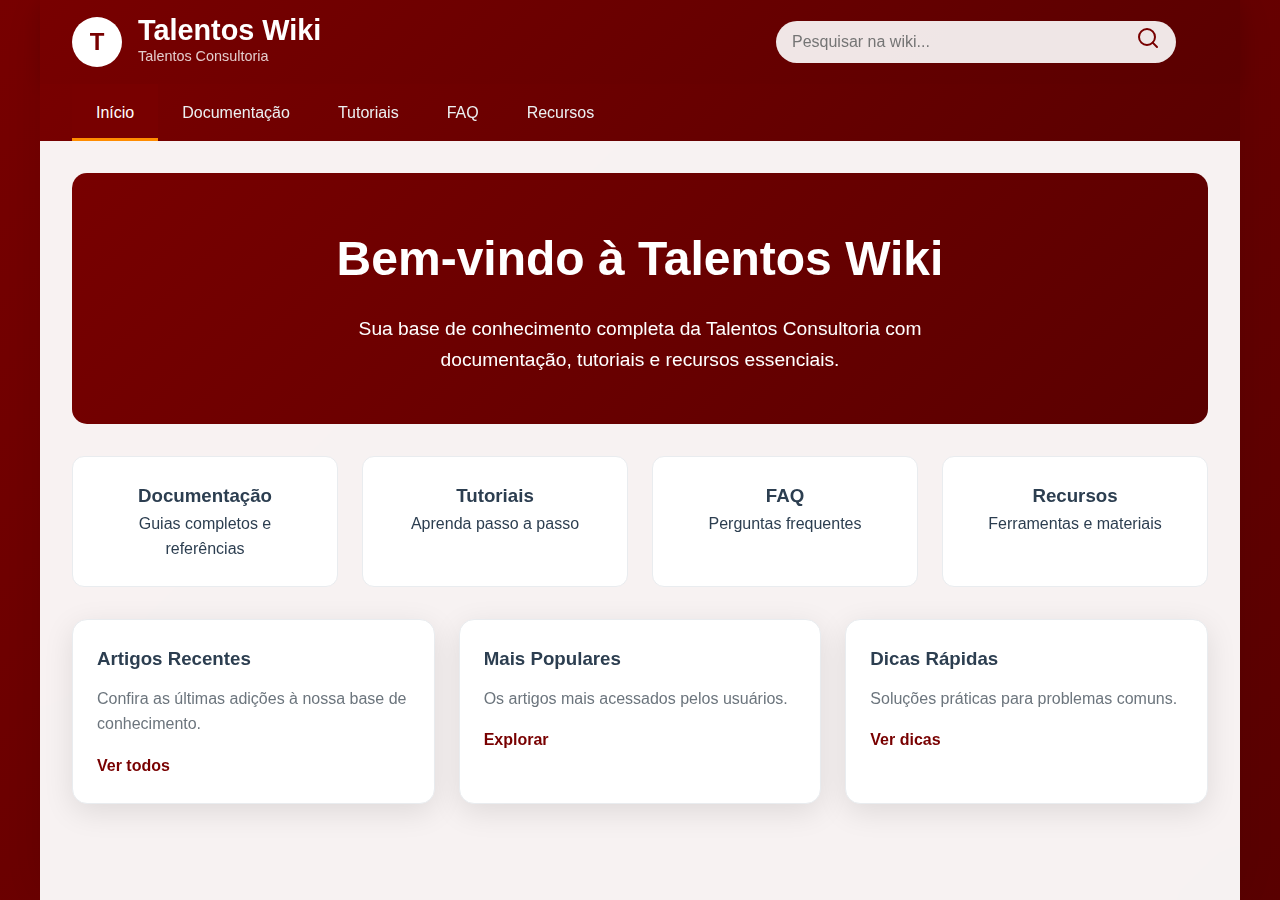
<file: index.html>
<!DOCTYPE html>
<html lang="pt-BR">
<head>
    <meta charset="UTF-8">
    <meta name="viewport" content="width=device-width, initial-scale=1.0">
    <title>Wiki - Base de Conhecimento</title>
    <link rel="stylesheet" href="styles.css">
</head>
<body>

    <div class="container">
        <!-- Header -->
        <header class="header">
            <div class="header-content">
                <div class="logo-container">
                <div class="logo-image">
                    <div class="logo-icon"><div class="logo-t">T</div></div>
                </div>
                <div class="logo-text">
                    <div class="logo-title">Talentos Wiki</div>
                    <div class="logo-subtitle">Talentos Consultoria</div>
                </div>
                </div>

                <div class="search-container">
                <div class="search-wrapper">
                    <input type="text" class="search-box" placeholder="Pesquisar na wiki..." id="searchInput">
                    <span class="search-icon" onclick="performSearch()">
                    <svg xmlns="http://www.w3.org/2000/svg" width="24" height="24" viewBox="0 0 24 24" fill="none" stroke="currentColor" stroke-width="2" stroke-linecap="round" stroke-linejoin="round">
                        <circle cx="11" cy="11" r="8"></circle>
                        <line x1="21" y1="21" x2="16.65" y2="16.65"></line>
                    </svg>
                    </span>
                </div>
                <div class="search-results" id="searchResults"></div>
                </div>
            </div>
        </header>

        <!-- Navigation -->
        <nav class="nav">
            <div class="nav-content">
                <ul class="nav-menu" id="navMenu">
                    <li class="nav-item"><a href="#" class="nav-link active" onclick="showPage('home')">Início</a></li>
                    <li class="nav-item"><a href="#" class="nav-link" onclick="showPage('documentation')">Documentação</a></li>
                    <li class="nav-item"><a href="#" class="nav-link" onclick="showPage('tutorials')">Tutoriais</a></li>
                    <li class="nav-item"><a href="#" class="nav-link" onclick="showPage('faq')">FAQ</a></li>
                    <li class="nav-item"><a href="#" class="nav-link" onclick="showPage('resources')">Recursos</a></li>
                </ul>
            </div>
        </nav>

        <!-- Main Content -->
        <main class="main">
            

            <!-- Content Area -->
            <div class="content">
                <!-- Home Page -->
                <div id="page-home" class="page active">
                    <div class="hero-section">
                        <h1>Bem-vindo à Talentos Wiki</h1>
                        <p>Sua base de conhecimento completa da Talentos Consultoria com documentação, tutoriais e recursos essenciais.</p>
                    </div>

                    <div class="quick-links">
                        <a href="#" class="quick-link" onclick="showPage('documentation')">
                            <h3>Documentação</h3>
                            <p>Guias completos e referências</p>
                        </a>
                        <a href="#" class="quick-link" onclick="showPage('tutorials')">
                            <h3>Tutoriais</h3>
                            <p>Aprenda passo a passo</p>
                        </a>
                        <a href="#" class="quick-link" onclick="showPage('faq')">
                            <h3>FAQ</h3>
                            <p>Perguntas frequentes</p>
                        </a>
                        <a href="#" class="quick-link" onclick="showPage('resources')">
                            <h3>Recursos</h3>
                            <p>Ferramentas e materiais</p>
                        </a>
                    </div>

                    <div class="cards-grid">
                        <div class="card">
                            <h3>Artigos Recentes</h3>
                            <p>Confira as últimas adições à nossa base de conhecimento.</p>
                            <a href="#">Ver todos</a>
                        </div>
                        <div class="card">
                            <h3>Mais Populares</h3>
                            <p>Os artigos mais acessados pelos usuários.</p>
                            <a href="#">Explorar</a>
                        </div>
                        <div class="card">
                            <h3>Dicas Rápidas</h3>
                            <p>Soluções práticas para problemas comuns.</p>
                            <a href="#">Ver dicas</a>
                        </div>
                    </div>
                </div>

                <!-- Documentation Page -->
                <div id="page-documentation" class="page">
                     <div class="page-content">
                        <h1 class="page-title">Documentação</h1>
                        <p>Esta seção contém todos os documentos e guias de referência.</p>
                        
                        <!-- Upload controls -->
                        <div class="upload-controls">
                            <input type="file" id="docPDFInput" accept=".pdf" style="display: none;">
                            <button class="btn btn-primary" onclick="triggerDocUpload()">+ Upload de Documento</button>
                        </div>

                        <!-- PDF Attachments Section -->
                        <div class="attachments">
                            <h3>Documentos Anexos</h3>
                            <div class="attachment-list" id="docsList">
                                <p id="loadingDocs">Carregando documentos...</p>
                                <!-- Attachments will be rendered here -->
                            </div>
                        </div>
                    </div>
                </div>
                
                <!-- Search Results Page -->
                <div id="page-search-results" class="page">
                    <div class="page-content">
                        <h1 id="searchResultsTitle" class="page-title">Resultados da Pesquisa</h1>
                        <div class="search-results-list" id="searchResultsList">
                            <!-- Search results will be rendered here -->
                        </div>
                    </div>
                </div>

                <!-- Tutorials Page -->
                <div id="page-tutorials" class="page">
                    <div class="page-content">
                        <h1 class="page-title">Tutoriais</h1>
                        <p>Aqui você pode adicionar e visualizar tutoriais.</p>
                        <div class="tutorial-form">
                            <h4>Adicionar novo tutorial</h4>
                            <input type="text" id="tutorialTitleInput" placeholder="Título do tutorial...">
                            <textarea id="tutorialDescriptionInput" placeholder="Descrição do tutorial..."></textarea>
                            <input type="file" id="tutorialPDFInput" accept=".pdf" style="display: none;">
                            <div style="display: flex; justify-content: space-between; align-items: center; background: #fff; padding: 0.5rem; border-radius: 6px; border: 1px solid #dee2e6;">
                                <span id="tutorialFileName">Nenhum arquivo selecionado</span>
                                <button class="btn btn-secondary" onclick="triggerTutorialFileUpload()">Anexar PDF</button>
                            </div>
                            <button class="btn btn-primary" onclick="addTutorial()">Adicionar Tutorial</button>
                        </div>
                        <div id="tutorialList" class="tutorial-list">
                            <!-- Tutorial items will be rendered here -->
                        </div>
                    </div>
                </div>

                <!-- FAQ Page -->
                <div id="page-faq" class="page">
                    <div class="page-content">
                        <h1 class="page-title">Perguntas Frequentes</h1>
                        <p>Aqui você pode ver e adicionar perguntas frequentes.</p>
                        <div class="faq-form">
                            <h4>Adicionar nova pergunta</h4>
                            <input type="text" id="faqQuestionInput" placeholder="Digite sua pergunta...">
                            <textarea id="faqAnswerInput" placeholder="Digite a resposta..."></textarea>
                            <button class="btn btn-primary" onclick="addFAQ()">Adicionar Pergunta</button>
                        </div>
                        <div id="faqList" class="faq-list">
                            <!-- FAQ items will be rendered here -->
                        </div>
                    </div>
                </div>

                <!-- Resources Page -->
                <div id="page-resources" class="page">
                    <div class="page-content">
                        <h1 class="page-title">Recursos</h1>
                        <p>Aqui você pode adicionar e visualizar recursos úteis.</p>
                        <div class="resource-form">
                            <h4>Adicionar novo recurso</h4>
                            <input type="text" id="resourceTitleInput" placeholder="Título do recurso...">
                            <input type="text" id="resourceDescriptionInput" placeholder="Descrição do recurso...">
                            <input type="url" id="resourceLinkInput" placeholder="Link (URL) do recurso...">
                            <button class="btn btn-primary" onclick="addResource()">Adicionar Recurso</button>
                        </div>
                        <div id="resourceList" class="resource-list">
                            <!-- Resource items will be rendered here -->
                        </div>
                    </div>
                </div>
            </div>
        </main>
    </div>

    <!-- Modals -->
    <div id="pdfModal" class="modal">
        <div class="modal-content">
            <div class="modal-header">
                <div>
                    <h3 id="pdfTitle">Visualizar PDF</h3>
                    <p id="pdfDescription"></p>
                </div>
                <div class="modal-header-actions" style="display: flex; align-items: center; gap: 1rem;">
                     <a id="pdfDownloadBtn" href="#" download class="btn btn-secondary">Download</a>
                     <button class="modal-close" onclick="closePDF()">✕</button>
                </div>
            </div>
            <iframe id="pdfViewer" class="pdf-viewer" src=""></iframe>
        </div>
    </div>

    <div id="descriptionModal" class="modal">
        <div class="modal-content description-modal-content">
            <div class="modal-header">
                <h3>Adicionar Descrição</h3>
                <button class="modal-close" onclick="closeDescriptionModal()">✕</button>
            </div>
            <p>Por favor, insira uma descrição para o documento:</p>
            <input type="text" id="editDescriptionInput" placeholder="Descrição do documento..." style="width: 100%; padding: 8px; border-radius: 4px; border: 1px solid #ccc;">
            <button class="btn btn-primary" onclick="saveDescription()" style="width: 100%; margin-top: 10px;">Salvar</button>
        </div>
    </div>

    <!-- Message Box -->
    <div id="messageBox"></div>

    <script src="script.js"></script>
</body>
</html>
</file>
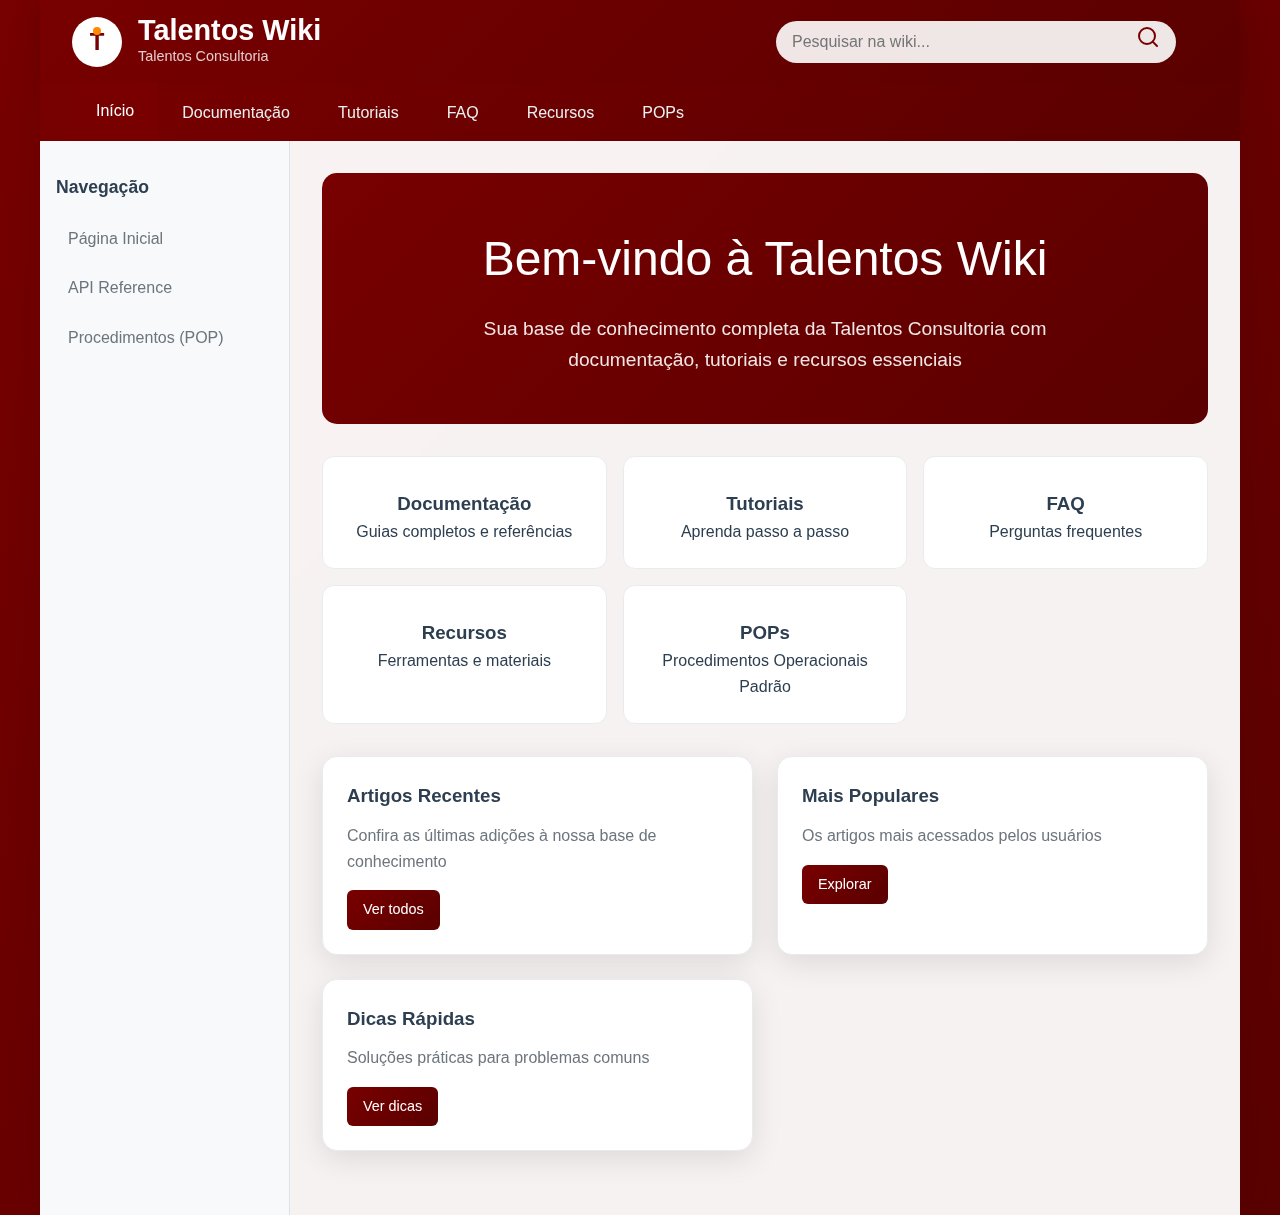
<file: Wiki 3/index.html>
<!DOCTYPE html>
<html lang="pt-BR">
<head>
    <meta charset="UTF-8">
    <meta name="viewport" content="width=device-width, initial-scale=1.0">
    <title>Wiki - Base de Conhecimento</title>
    <!-- Estilos CSS (do arquivo styles.css original) -->
    <style>
        * {
            margin: 0;
            padding: 0;
            box-sizing: border-box;
        }

        body {
            font-family: -apple-system, BlinkMacSystemFont, 'Segoe UI', Roboto, sans-serif;
            line-height: 1.6;
            color: #333;
            background: linear-gradient(135deg, #780000 0%, #5a0000 100%);
            min-height: 100vh;
        }

        .container {
            max-width: 1200px;
            margin: 0 auto;
            background: rgba(255, 255, 255, 0.95);
            backdrop-filter: blur(10px);
            min-height: 100vh;
            box-shadow: 0 0 50px rgba(0, 0, 0, 0.1);
        }

        /* Header */
        .header {
            background: linear-gradient(135deg, #780000, #5a0000);
            color: white;
            padding: 1rem 0;
            box-shadow: 0 4px 20px rgba(0, 0, 0, 0.1);
        }

        .header-content {
            max-width: 1200px;
            margin: 0 auto;
            padding: 0 2rem;
            display: flex;
            justify-content: space-between;
            align-items: center;
        }

        .logo {
            font-size: 1.8rem;
            font-weight: bold;
            display: flex;
            align-items: center;
            gap: 1rem;
        }

        .logo-container {
            display: flex;
            align-items: center;
            gap: 1rem;
        }

        .logo-image {
            width: 50px;
            height: 50px;
            background: white;
            border-radius: 50%;
            display: flex;
            align-items: center;
            justify-content: center;
            position: relative;
            border: 2px solid rgba(255, 255, 255, 0.2);
            overflow: hidden;
        }

        .logo-icon {
            width: 100%;
            height: 100%;
            display: flex;
            align-items: center;
            justify-content: center;
            position: relative;
        }

        .logo-t {
            color: #780000;
            font-size: 24px;
            font-weight: bold;
            position: relative;
            z-index: 2;
        }

        .logo-dot {
            position: absolute;
            top: 8px;
            width: 8px;
            height: 8px;
            background: #ff8c00;
            border-radius: 50%;
            z-index: 3;
        }

        .logo-text {
            display: flex;
            flex-direction: column;
        }

        .logo-title {
            font-size: 1.8rem;
            font-weight: bold;
            line-height: 1;
        }

        .logo-subtitle {
            font-size: 0.9rem;
            opacity: 0.8;
            font-weight: 300;
        }

        .search-container {
            position: relative;
            flex: 1;
            max-width: 400px;
            margin: 0 2rem;
        }

        .search-wrapper {
            display: flex;
            align-items: center;
            position: relative;
            width: 100%;
        }

        .search-box {
            width: 100%;
            padding: 0.75rem 1rem;
            border: none;
            border-radius: 25px;
            font-size: 1rem;
            background: rgba(255, 255, 255, 0.9);
            backdrop-filter: blur(10px);
            transition: all 0.3s ease;
            padding-right: 3rem;
        }

        .search-box:focus {
            outline: none;
            background: white;
            box-shadow: 0 4px 20px rgba(0, 0, 0, 0.1);
            transform: translateY(-2px);
        }
        
        .search-icon {
            position: absolute;
            right: 1rem;
            color: #780000;
            font-size: 1.2rem;
            cursor: pointer;
        }
        
        .search-icon svg {
            color: #780000;
        }

        .search-results {
            position: absolute;
            top: 100%;
            left: 0;
            right: 0;
            background: white;
            border-radius: 10px;
            box-shadow: 0 8px 30px rgba(0, 0, 0, 0.15);
            max-height: 300px;
            overflow-y: auto;
            z-index: 1000;
            display: none;
            margin-top: 0.5rem;
        }

        .search-result-item {
            padding: 0.75rem 1rem;
            cursor: pointer;
            border-bottom: 1px solid #eee;
            transition: background 0.2s ease;
        }

        .search-result-item:hover {
            background: #f8f9fa;
        }

        .search-result-item:last-child {
            border-bottom: none;
        }

        /* Navigation */
        .nav {
            background: linear-gradient(135deg, #780000, #5a0000);
            padding: 0;
        }

        .nav-content {
            max-width: 1200px;
            margin: 0 auto;
            padding: 0 2rem;
        }

        .nav-menu {
            display: flex;
            list-style: none;
        }

        .nav-item {
            margin: 0;
        }

        .nav-link {
            display: block;
            padding: 1rem 1.5rem;
            color: #ecf0f1;
            text-decoration: none;
            transition: all 0.3s ease;
            position: relative;
            overflow: hidden;
        }

        .nav-link:hover, .nav-link.active {
            background: #780000;
            color: white;
            transform: translateY(-2px);
        }

        .nav-link::before {
            content: '';
            position: absolute;
            bottom: 0;
            left: -100%;
            width: 100%;
            height: 3px;
            background: #ff8c00;
            transition: left 0.3s ease;
        }

        .nav-link:hover::before {
            left: 0;
        }

        /* Main Content */
        .main {
            display: flex;
            min-height: calc(100vh - 120px);
        }

        .sidebar {
            width: 250px;
            background: #f8f9fa;
            border-right: 1px solid #dee2e6;
            padding: 2rem 1rem;
        }

        .sidebar h3 {
            color: #2c3e50;
            margin-bottom: 1rem;
            font-size: 1.1rem;
        }

        .sidebar-menu {
            list-style: none;
            padding-left: 0;
        }
        
        .sidebar-menu li {
            margin-bottom: 0.5rem;
        }

        .sidebar-link {
            display: block;
            padding: 0.5rem 0.75rem;
            color: #6c757d;
            text-decoration: none;
            border-radius: 8px;
            transition: all 0.3s ease;
        }

        .sidebar-link:hover {
            background: #e9ecef;
            color: #2c3e50;
            transform: translateX(5px);
        }

        .content {
            flex: 1;
            padding: 2rem;
        }
        
        .page-content-wrapper {
            display: flex;
            gap: 2rem;
        }
        
        .document-main-content {
            flex-grow: 1;
        }

        .document-details-sidebar {
            width: 250px;
            background: #f8f9fa;
            padding: 1rem;
            border-radius: 12px;
            box-shadow: 0 4px 15px rgba(0,0,0,0.05);
            height: fit-content;
        }

        .document-details-sidebar h4 {
            margin-bottom: 1rem;
            color: #2c3e50;
        }
        
        .document-details-sidebar ul {
            list-style: none;
            padding: 0;
        }
        
        .document-details-sidebar a {
            display: block;
            padding: 0.5rem;
            color: #6c757d;
            text-decoration: none;
            transition: color 0.3s ease;
        }
        
        .document-details-sidebar a:hover {
            color: #780000;
        }

        .page-title {
            font-size: 2.5rem;
            color: #2c3e50;
            margin-bottom: 1rem;
            background: linear-gradient(135deg, #780000, #5a0000);
            -webkit-background-clip: text;
            -webkit-text-fill-color: transparent;
            background-clip: text;
        }

        .page-meta {
            display: flex;
            gap: 1rem;
            margin-bottom: 2rem;
            padding: 1rem;
            background: linear-gradient(135deg, #f8f9fa, #e9ecef);
            border-radius: 10px;
            border-left: 4px solid #780000;
        }

        .meta-item {
            color: #6c757d;
            font-size: 0.9rem;
        }

        .page-content {
            background: white;
            padding: 2rem;
            border-radius: 15px;
            box-shadow: 0 8px 30px rgba(0, 0, 0, 0.1);
            margin-bottom: 2rem;
        }
        
        .search-results-list {
            margin-top: 2rem;
            display: grid;
            gap: 1rem;
        }

        .search-result-full-item {
            background: #f8f9fa;
            border: 1px solid #dee2e6;
            border-radius: 12px;
            padding: 1.5rem;
            transition: all 0.3s ease;
            cursor: pointer;
        }
        
        .search-result-full-item:hover {
            background: #e9ecef;
            transform: translateY(-2px);
        }

        .search-result-full-item h4 {
            color: #2c3e50;
            margin-bottom: 0.5rem;
        }

        .search-result-full-item p {
            color: #6c757d;
            margin-bottom: 0;
        }


        .content-section {
            margin-bottom: 2rem;
        }

        .content-section h2 {
            color: #2c3e50;
            margin-bottom: 1rem;
            padding-bottom: 0.5rem;
            border-bottom: 2px solid #780000;
        }

        .content-section h3 {
            color: #34495e;
            margin: 1.5rem 0 0.75rem 0;
        }

        .content-section p {
            margin-bottom: 1rem;
            text-align: justify;
        }
        
        .faq-item, .tutorial-item, .resource-item {
            background: #f8f9fa;
            border: 1px solid #dee2e6;
            border-radius: 12px;
            padding: 1.5rem;
            margin-bottom: 1rem;
        }
        
        .resource-item {
            display: flex;
            justify-content: space-between;
            align-items: center;
        }
        
        .resource-item a {
            text-decoration: none;
        }
        
        .resource-item h4 {
            margin: 0;
            color: #2c3e50;
        }
        
        .resource-item p {
            color: #6c757d;
            margin: 0.5rem 0 0 0;
        }

        .faq-item h4, .tutorial-item h4 {
            margin: 0;
            color: #2c3e50;
            cursor: pointer;
            display: flex;
            justify-content: space-between;
            align-items: center;
        }

        .faq-item .faq-answer, .tutorial-item .tutorial-content {
            margin-top: 1rem;
            padding-left: 1rem;
            border-left: 3px solid #780000;
            color: #6c757d;
            display: none;
        }
        
        .faq-form, .tutorial-form, .resource-form {
            display: flex;
            flex-direction: column;
            gap: 1rem;
            margin-top: 2rem;
            padding: 1.5rem;
            background: #f8f9fa;
            border-radius: 12px;
            border: 1px solid #dee2e6;
        }
        
        .faq-form input, .faq-form textarea, .tutorial-form input, .tutorial-form textarea, .resource-form input {
            padding: 0.75rem;
            border-radius: 6px;
            border: 1px solid #dee2e6;
            font-size: 1rem;
        }
        
        .tutorial-upload-controls, .document-details-actions, .document-topics-form {
            display: flex;
            gap: 1rem;
            margin-bottom: 1rem;
        }

        .document-details-actions {
            justify-content: flex-end;
        }

        .document-topics-list {
            display: flex;
            flex-direction: column;
            gap: 1rem;
        }

        .document-topic {
            background: #f8f9fa;
            border: 1px solid #dee2e6;
            border-radius: 12px;
            padding: 1.5rem;
        }

        .document-topic h4 {
            color: #2c3e50;
            margin-bottom: 1rem;
            cursor: pointer;
        }
        
        .document-topic-content {
            padding-left: 1rem;
            border-left: 3px solid #780000;
            color: #6c757d;
        }
        
        .comments-section {
            margin-top: 2rem;
            padding-top: 2rem;
            border-top: 1px solid #e9ecef;
        }
        
        .comments-section h4 {
            margin-bottom: 1rem;
            color: #2c3e50;
        }
        
        .comment {
            background: #f8f9fa;
            padding: 1rem;
            border-radius: 8px;
            margin-bottom: 1rem;
        }
        
        .comment p {
            margin: 0;
        }
        
        .comment-form {
            display: flex;
            flex-direction: column;
            gap: 1rem;
            margin-top: 1rem;
        }
        
        /* PDF Attachments */
        .attachments {
            background: linear-gradient(135deg, #f8f9fa, #ffffff);
            padding: 1.5rem;
            border-radius: 12px;
            border: 1px solid #dee2e6;
            margin-top: 2rem;
        }

        .attachments h3 {
            color: #2c3e50;
            margin-bottom: 1rem;
            display: flex;
            align-items: center;
            gap: 0.5rem;
        }

        .attachment-list {
            display: grid;
            gap: 1rem;
        }

        .attachment-item {
            display: flex;
            align-items: center;
            justify-content: space-between;
            padding: 1rem;
            background: white;
            border-radius: 8px;
            border: 1px solid #e9ecef;
            transition: all 0.3s ease;
            cursor: pointer;
        }

        .attachment-item:hover {
            transform: translateY(-2px);
            box-shadow: 0 4px 15px rgba(0, 0, 0, 0.1);
            border-color: #780000;
        }

        .attachment-info {
            display: flex;
            align-items: center;
            gap: 0.75rem;
        }

        .attachment-icon {
            width: 40px;
            height: 40px;
            background: linear-gradient(135deg, #780000, #5a0000);
            border-radius: 8px;
            display: flex;
            align-items: center;
            justify-content: center;
            color: white;
            font-weight: bold;
        }

        .attachment-details h4 {
            color: #2c3e50;
            margin-bottom: 0.25rem;
        }

        .attachment-details p {
            color: #6c757d;
            font-size: 0.9rem;
            margin: 0;
        }

        .attachment-actions {
            display: flex;
            gap: 0.5rem;
        }
        
        .upload-controls .btn-primary {
            width: auto;
        }

        .btn {
            padding: 0.5rem 1rem;
            border: none;
            border-radius: 6px;
            cursor: pointer;
            text-decoration: none;
            font-size: 0.9rem;
            transition: all 0.3s ease;
            display: inline-flex;
            align-items: center;
            gap: 0.25rem;
        }

        .btn-primary {
            background: linear-gradient(135deg, #780000, #5a0000);
            color: white;
        }

        .btn-primary:hover {
            transform: translateY(-2px);
            box-shadow: 0 4px 15px rgba(120, 0, 0, 0.3);
        }

        .btn-secondary {
            background: #6c757d;
            color: white;
        }

        .btn-secondary:hover {
            background: #5a6268;
            transform: translateY(-2px);
        }
        
        .btn-edit {
            background: #ff8c00;
            color: white;
        }

        .btn-edit:hover {
            background: #e67e22;
        }

        /* Styles for the new upload section */
        .upload-controls {
            display: flex;
            align-items: center;
            justify-content: flex-end;
            gap: 1rem;
            margin-top: 1rem;
            margin-bottom: 2rem;
        }

        .upload-controls input {
            padding: 0.5rem;
            border-radius: 6px;
            border: 1px solid #dee2e6;
            flex-grow: 1;
            font-size: 0.9rem;
        }

        /* PDF Viewer Modal */
        .modal {
            display: none;
            position: fixed;
            top: 0;
            left: 0;
            width: 100%;
            height: 100%;
            background: rgba(0, 0, 0, 0.8);
            z-index: 2000;
            backdrop-filter: blur(5px);
            justify-content: center;
            align-items: center;
        }

        .modal-content {
            position: relative;
            width: 90%;
            height: 90%;
            margin: 2% auto;
            background: white;
            border-radius: 15px;
            overflow: hidden;
            box-shadow: 0 20px 60px rgba(0, 0, 0, 0.3);
        }
        
        .description-modal-content {
            width: 500px;
            height: auto;
            padding: 2rem;
            display: flex;
            flex-direction: column;
            gap: 1rem;
        }
        
        .tutorial-upload-modal-content {
            width: 500px;
            height: auto;
            padding: 2rem;
            display: flex;
            flex-direction: column;
            gap: 1rem;
        }

        .modal-header {
            background: linear-gradient(135deg, #780000, #5a0000);
            color: white;
            padding: 1rem;
            display: flex;
            justify-content: space-between;
            align-items: center;
        }
        
        .modal-header h3 {
            margin: 0;
            color: white;
        }

        .modal-close {
            background: none;
            border: none;
            color: white;
            font-size: 1.5rem;
            cursor: pointer;
            padding: 0.25rem 0.5rem;
            border-radius: 4px;
            transition: background 0.3s ease;
        }

        .modal-close:hover {
            background: rgba(255, 255, 255, 0.2);
        }

        .pdf-viewer {
            width: 100%;
            height: calc(100% - 60px);
            border: none;
        }

        /* Cards */
        .cards-grid {
            display: grid;
            grid-template-columns: repeat(auto-fit, minmax(300px, 1fr));
            gap: 1.5rem;
            margin: 2rem 0;
        }

        .card {
            background: white;
            border-radius: 15px;
            padding: 1.5rem;
            box-shadow: 0 8px 30px rgba(0, 0, 0, 0.1);
            transition: all 0.3s ease;
            border: 1px solid #e9ecef;
        }

        .card:hover {
            transform: translateY(-5px);
            box-shadow: 0 15px 40px rgba(0, 0, 0, 0.15);
        }

        .card h3 {
            color: #2c3e50;
            margin-bottom: 0.75rem;
        }

        .card p {
            color: #6c757d;
            margin-bottom: 1rem;
        }

        /* Home page specific styles */
        .hero-section {
            text-align: center;
            padding: 3rem 0;
            background: linear-gradient(135deg, #780000, #5a0000);
            color: white;
            border-radius: 15px;
            margin-bottom: 2rem;
        }

        .hero-section h1 {
            font-size: 3rem;
            margin-bottom: 1rem;
            font-weight: 300;
        }

        .hero-section p {
            font-size: 1.2rem;
            opacity: 0.9;
            max-width: 600px;
            margin: 0 auto;
        }

        .quick-links {
            display: grid;
            grid-template-columns: repeat(auto-fit, minmax(250px, 1fr));
            gap: 1rem;
            margin: 2rem 0;
        }

        .quick-link {
            background: white;
            padding: 1.5rem;
            border-radius: 12px;
            text-decoration: none;
            color: #2c3e50;
            border: 1px solid #e9ecef;
            transition: all 0.3s ease;
            text-align: center;
        }

        .quick-link:hover {
            transform: translateY(-3px);
            box-shadow: 0 8px 25px rgba(0, 0, 0, 0.1);
            border-color: #780000;
        }

        .quick-link-icon {
            font-size: 2rem;
            margin-bottom: 0.5rem;
            display: block;
        }

        /* Message Box */
        #messageBox {
            position: fixed;
            top: 2rem;
            right: 2rem;
            background-color: #780000;
            color: white;
            padding: 1rem;
            border-radius: 8px;
            box-shadow: 0 4px 12px rgba(0,0,0,0.2);
            z-index: 3000;
            display: none;
            opacity: 0;
            transition: opacity 0.5s ease-in-out;
        }

        /* POP Styles */
        .hero-description {
            background: linear-gradient(135deg, #f8f9fa, #e9ecef);
            padding: 1.5rem;
            border-radius: 12px;
            border-left: 4px solid #780000;
            margin-bottom: 2rem;
        }

        .hero-description p {
            margin: 0;
            color: #2c3e50;
            font-size: 1.1rem;
            line-height: 1.7;
        }

        .pop-header-actions {
            display: flex;
            justify-content: space-between;
            align-items: center;
            gap: 2rem;
            margin-bottom: 2rem;
            padding: 1.5rem;
            background: white;
            border-radius: 12px;
            box-shadow: 0 4px 15px rgba(0, 0, 0, 0.1);
        }

        .btn-download-modelo {
            font-size: 1.1rem;
            padding: 0.75rem 1.5rem;
            white-space: nowrap;
        }

        .pop-search {
            display: flex;
            gap: 0.5rem;
            align-items: center;
        }

        .search-input {
            padding: 0.75rem 1rem;
            border: 1px solid #dee2e6;
            border-radius: 6px;
            font-size: 1rem;
            width: 300px;
            transition: border-color 0.3s ease;
        }

        .search-input:focus {
            outline: none;
            border-color: #780000;
            box-shadow: 0 0 0 2px rgba(120, 0, 0, 0.1);
        }

        .pop-filters {
            background: #f8f9fa;
            padding: 1.5rem;
            border-radius: 12px;
            border: 1px solid #dee2e6;
            margin-bottom: 2rem;
        }

        .pop-filters h3 {
            margin: 0 0 1rem 0;
            color: #2c3e50;
            font-size: 1.1rem;
        }

        .filter-buttons {
            display: flex;
            gap: 0.5rem;
            flex-wrap: wrap;
        }

        .filter-btn {
            padding: 0.5rem 1rem;
            border: 1px solid #dee2e6;
            background: white;
            color: #6c757d;
            border-radius: 6px;
            cursor: pointer;
            transition: all 0.3s ease;
            font-size: 0.9rem;
        }

        .filter-btn:hover {
            background: #e9ecef;
            color: #2c3e50;
        }

        .filter-btn.active {
            background: #780000;
            color: white;
            border-color: #780000;
        }

        .pop-section {
            margin-bottom: 3rem;
            background: white;
            border-radius: 12px;
            overflow: hidden;
            box-shadow: 0 4px 15px rgba(0, 0, 0, 0.1);
        }

        .setor-title {
            background: linear-gradient(135deg, #780000, #5a0000);
            color: white;
            margin: 0;
            padding: 1.5rem;
            font-size: 1.4rem;
            display: flex;
            align-items: center;
            gap: 0.5rem;
        }

        .pop-table-container {
            padding: 1.5rem;
        }

        .pop-table {
            width: 100%;
            border-collapse: collapse;
            background: white;
        }

        .pop-table th {
            background: #f8f9fa;
            color: #2c3e50;
            padding: 1rem;
            text-align: left;
            font-weight: 600;
            border-bottom: 2px solid #dee2e6;
        }

        .pop-table td {
            padding: 1rem;
            border-bottom: 1px solid #eee;
            vertical-align: middle;
        }

        .pop-table tr:hover {
            background: #f8f9fa;
        }

        .pop-table td strong {
            color: #780000;
            font-weight: 600;
        }

        .btn-small {
            padding: 0.4rem 0.8rem;
            font-size: 0.85rem;
            margin-right: 0.25rem;
        }

        .pop-search-results {
            background: white;
            padding: 2rem;
            border-radius: 12px;
            box-shadow: 0 4px 15px rgba(0, 0, 0, 0.1);
            margin-top: 2rem;
        }

        .pop-search-results h3 {
            color: #2c3e50;
            margin-bottom: 1rem;
            padding-bottom: 0.5rem;
            border-bottom: 2px solid #780000;
        }

        .search-result-item {
            background: #f8f9fa;
            border: 1px solid #dee2e6;
            border-radius: 8px;
            padding: 1rem;
            margin-bottom: 1rem;
            transition: all 0.3s ease;
        }

        .search-result-item:hover {
            background: #e9ecef;
            transform: translateY(-2px);
            box-shadow: 0 4px 15px rgba(0, 0, 0, 0.1);
        }

        .search-result-item h4 {
            margin: 0 0 0.5rem 0;
            color: #780000;
        }

        .search-result-item p {
            margin: 0;
            color: #6c757d;
        }

        .search-result-item .search-result-actions {
            margin-top: 0.75rem;
            display: flex;
            gap: 0.5rem;
        }

        /* Animations */
        @keyframes fadeInUp {
            from {
                opacity: 0;
                transform: translateY(20px);
            }
            to {
                opacity: 1;
                transform: translateY(0);
            }
        }

        .page-content, .card {
            animation: fadeInUp 0.6s ease-out;
        }

        /* Responsive */
        @media (max-width: 768px) {
            .header-content {
                flex-direction: column;
                gap: 1rem;
                padding: 1rem;
            }

            .search-container {
                margin: 0;
                max-width: none;
            }

            .nav-menu {
                flex-direction: column;
            }

            .main {
                flex-direction: column;
            }

            .sidebar {
                width: 100%;
                border-right: none;
                border-bottom: 1px solid #dee2e6;
            }

            .page-title {
                font-size: 2rem;
            }

            .cards-grid {
                grid-template-columns: 1fr;
            }

            .pop-header-actions {
                flex-direction: column;
                gap: 1rem;
            }

            .search-input {
                width: 100%;
            }

            .filter-buttons {
                justify-content: center;
            }

            .pop-table-container {
                overflow-x: auto;
                padding: 1rem;
            }

            .pop-table {
                min-width: 600px;
            }

            .btn-small {
                padding: 0.3rem 0.6rem;
                font-size: 0.8rem;
            }
        }
    </style>
</head>
<body>
    <div class="container">
        <!-- Header -->
        <header class="header">
            <div class="header-content">
                <div class="logo">
                    <div class="logo-container">
                        <div class="logo-image">
                            <div class="logo-icon">
                                <div class="logo-dot"></div>
                                <div class="logo-t">T</div>
                            </div>
                        </div>
                        <div class="logo-text">
                            <div class="logo-title">Talentos Wiki</div>
                            <div class="logo-subtitle">Talentos Consultoria</div>
                        </div>
                    </div>
                </div>
                <div class="search-container">
                    <div class="search-wrapper">
                        <input type="text" class="search-box" placeholder="Pesquisar na wiki..." id="searchInput">
                        <span class="search-icon" onclick="performSearch()">
                            <svg xmlns="http://www.w3.org/2000/svg" width="24" height="24" viewBox="0 0 24 24" fill="none" stroke="currentColor" stroke-width="2" stroke-linecap="round" stroke-linejoin="round">
                                <circle cx="11" cy="11" r="8"></circle>
                                <line x1="21" y1="21" x2="16.65" y2="16.65"></line>
                            </svg>
                        </span>
                    </div>
                    <div class="search-results" id="searchResults"></div>
                </div>
            </div>
        </header>

        <!-- Navigation -->
        <nav class="nav">
            <div class="nav-content">
                <ul class="nav-menu">
                    <li class="nav-item">
                        <a href="#" class="nav-link active" onclick="showPage('home')">Início</a>
                    </li>
                    <li class="nav-item">
                        <a href="#" class="nav-link" onclick="showPage('documentation')">Documentação</a>
                    </li>
                    <li class="nav-item">
                        <a href="#" class="nav-link" onclick="showPage('tutorials')">Tutoriais</a>
                    </li>
                    <li class="nav-item">
                        <a href="#" class="nav-link" onclick="showPage('faq')">FAQ</a>
                    </li>
                    <li class="nav-item">
                        <a href="#" class="nav-link" onclick="showPage('resources')">Recursos</a>
                    </li>
                    <li class="nav-item">
                        <a href="#" class="nav-link" onclick="showPage('pop')">POPs</a>
                    </li>
                </ul>
            </div>
        </nav>

        <!-- Main Content -->
        <main class="main">
            <!-- Sidebar -->
            <aside class="sidebar">
                <h3>Navegação</h3>
                <ul class="sidebar-menu" id="sidebarMenu">
                    <li class="sidebar-item">
                        <a href="#" class="sidebar-link" onclick="showPage('home')">Página Inicial</a>
                    </li>
                    
                    <li class="sidebar-item">
                        <a href="#" class="sidebar-link" onclick="showPage('api-docs')">API Reference</a>
                    </li>
                    <li class="sidebar-item">
                        <a href="#" class="sidebar-link" onclick="showPage('pop')">Procedimentos (POP)</a>
                    </li>
                </ul>
            </aside>

            <!-- Content Area -->
            <div class="content">
                <!-- Home Page -->
                <div id="page-home" class="page">
                    <div class="hero-section">
                        <h1>Bem-vindo à Talentos Wiki</h1>
                        <p>Sua base de conhecimento completa da Talentos Consultoria com documentação, tutoriais e recursos essenciais</p>
                    </div>

                    <div class="quick-links">
                        <a href="#" class="quick-link" onclick="showPage('documentation')">
                            <span class="quick-link-icon"></span>
                            <h3>Documentação</h3>
                            <p>Guias completos e referências</p>
                        </a>
                        <a href="#" class="quick-link" onclick="showPage('tutorials')">
                            <span class="quick-link-icon"></span>
                            <h3>Tutoriais</h3>
                            <p>Aprenda passo a passo</p>
                        </a>
                        <a href="#" class="quick-link" onclick="showPage('faq')">
                            <span class="quick-link-icon"></span>
                            <h3>FAQ</h3>
                            <p>Perguntas frequentes</p>
                        </a>
                        <a href="#" class="quick-link" onclick="showPage('resources')">
                            <span class="quick-link-icon"></span>
                            <h3>Recursos</h3>
                            <p>Ferramentas e materiais</p>
                        </a>
                        <a href="#" class="quick-link" onclick="showPage('pop')">
                            <span class="quick-link-icon"></span>
                            <h3>POPs</h3>
                            <p>Procedimentos Operacionais Padrão</p>
                        </a>
                    </div>

                    <div class="cards-grid">
                        <div class="card">
                            <h3>Artigos Recentes</h3>
                            <p>Confira as últimas adições à nossa base de conhecimento</p>
                            <a href="#" class="btn btn-primary">Ver todos</a>
                        </div>
                        <div class="card">
                            <h3>Mais Populares</h3>
                            <p>Os artigos mais acessados pelos usuários</p>
                            <a href="#" class="btn btn-primary">Explorar</a>
                        </div>
                        <div class="card">
                            <h3>Dicas Rápidas</h3>
                            <p>Soluções práticas para problemas comuns</p>
                            <a href="#" class="btn btn-primary">Ver dicas</a>
                        </div>
                    </div>
                </div>

                <!-- Documentation Page -->
                <div id="page-documentation" class="page" style="display: none;">
                    <h1 class="page-title">Documentação</h1>
                    
                    <div class="page-meta">
                        <div class="meta-item">Atualizado: 11/08/2025</div>
                        <div class="meta-item">Autor: Equipe Wiki</div>
                        <div class="meta-item">Tempo de leitura: 15 min</div>
                    </div>

                    <div class="page-content">
                        <!-- Upload controls -->
                        <div class="upload-controls">
                            <input type="file" id="pdfUploadInput" accept=".pdf" style="display: none;">
                            <button class="btn btn-primary" onclick="triggerDocUpload()">
                                <span>+ Upload de Documento</span>
                            </button>
                        </div>

                        <!-- PDF Attachments Section -->
                        <div class="attachments">
                            <h3>Documentos Anexos</h3>
                            <div class="attachment-list" id="attachmentList">
                                <p id="loadingAttachments">Carregando documentos...</p>
                                <!-- Attachments will be rendered here dynamically from Firestore -->
                            </div>
                        </div>
                    </div>
                </div>
                
                <!-- Search Results Page -->
                <div id="page-search-results" class="page" style="display: none;">
                    <h1 class="page-title">Resultados da Pesquisa</h1>
                    <div class="page-content">
                        <h3 id="searchResultsTitle"></h3>
                        <div class="search-results-list" id="searchResultsList">
                            <!-- Search results will be rendered here -->
                        </div>
                    </div>
                </div>

                <!-- Document Details Page -->
                <div id="page-document-details" class="page" style="display: none;">
                    <div class="page-content-wrapper">
                        <div class="document-main-content">
                            <h1 class="page-title" id="docDetailsTitle"></h1>
                            <div class="document-details-actions">
                                <button class="btn btn-primary" id="docDownloadBtn">Download do Arquivo</button>
                            </div>
                            
                            <div class="content-section">
                                <h2 id="docDetailsDescriptionTitle">Descrição Geral</h2>
                                <p id="docDetailsDescription"></p>
                            </div>

                            <div class="content-section">
                                <h2>Tópicos e Seções</h2>
                                <div id="docTopicsList"></div>
                                <div class="faq-form document-topics-form">
                                    <h4>Adicionar novo tópico</h4>
                                    <input type="text" id="topicTitleInput" placeholder="Título do tópico...">
                                    <textarea id="topicContentInput" placeholder="Conteúdo do tópico..."></textarea>
                                    <button class="btn btn-primary" onclick="addTopic()">Adicionar Tópico</button>
                                </div>
                            </div>
                            
                            <div class="comments-section">
                                <h4>Comentários</h4>
                                <div id="docCommentsList"></div>
                                <div class="comment-form">
                                    <textarea id="commentInput" placeholder="Adicionar um comentário..."></textarea>
                                    <button class="btn btn-primary" onclick="addComment()">Comentar</button>
                                </div>
                            </div>
                        </div>
                        
                        <aside class="document-details-sidebar">
                            <h4>Navegação</h4>
                            <ul id="documentTopicsSidebar">
                                <!-- Topics will be rendered here dynamically -->
                            </ul>
                        </aside>
                    </div>
                </div>

                <!-- Other Pages (Templates) -->
                <div id="page-tutorials" class="page" style="display: none;">
                    <h1 class="page-title">Tutoriais</h1>
                    <div class="page-content">
                        <p>Aqui você pode adicionar e visualizar tutoriais.</p>

                        <div class="tutorial-form">
                            <h4>Adicionar novo tutorial</h4>
                            <input type="text" id="tutorialTitleInput" placeholder="Título do tutorial...">
                            <textarea id="tutorialDescriptionInput" placeholder="Descrição do tutorial..."></textarea>
                            <input type="file" id="tutorialPDFInput" accept=".pdf" style="display: none;">
                            <div style="display: flex; justify-content: space-between; align-items: center;">
                                <span id="tutorialFileName">Nenhum arquivo selecionado</span>
                                <button class="btn btn-primary" onclick="triggerTutorialFileUpload()">Anexar PDF</button>
                            </div>
                            <button class="btn btn-primary" onclick="addTutorial()">Adicionar Tutorial</button>
                        </div>

                        <div id="tutorialList" class="tutorial-list">
                            <!-- Tutorial items will be rendered here -->
                        </div>
                    </div>
                </div>

                <div id="page-faq" class="page" style="display: none;">
                    <h1 class="page-title">Perguntas Frequentes</h1>
                    <div class="page-content">
                        <p>Aqui você pode ver e adicionar perguntas frequentes.</p>
                        
                        <div class="faq-form">
                            <h4>Adicionar nova pergunta</h4>
                            <input type="text" id="faqQuestionInput" placeholder="Digite sua pergunta...">
                            <textarea id="faqAnswerInput" placeholder="Digite a resposta..."></textarea>
                            <button class="btn btn-primary" onclick="addFAQ()">Adicionar Pergunta</button>
                        </div>

                        <div id="faqList" class="faq-list">
                            <!-- FAQ items will be rendered here -->
                        </div>
                    </div>
                </div>

                <div id="page-resources" class="page" style="display: none;">
                    <h1 class="page-title">Recursos</h1>
                    <div class="page-content">
                        <p>Aqui você pode adicionar e visualizar recursos úteis.</p>

                        <div class="resource-form">
                            <h4>Adicionar novo recurso</h4>
                            <input type="text" id="resourceTitleInput" placeholder="Título do recurso...">
                            <input type="text" id="resourceDescriptionInput" placeholder="Descrição do recurso...">
                            <input type="url" id="resourceLinkInput" placeholder="Link (URL) do recurso...">
                            <button class="btn btn-primary" onclick="addResource()">Adicionar Recurso</button>
                        </div>
                        
                        <div id="resourceList" class="resource-list">
                            <!-- Resource items will be rendered here -->
                        </div>
                    </div>
                </div>

                <!-- POP Page -->
                <div id="page-pop" class="page" style="display: none;">
                    <h1 class="page-title">Procedimentos Operacionais Padrão (POP)</h1>
                    
                    <div class="page-meta">
                        <div class="meta-item">Atualizado: 14/08/2025</div>
                        <div class="meta-item">Autor: Equipe Wiki</div>
                        <div class="meta-item">Tempo de leitura: 5 min</div>
                    </div>

                    <div class="page-content">
                        <div class="hero-description">
                            <p>Esta seção centraliza os Procedimentos Operacionais Padrão (POPs) da Talentos Consultoria. Os documentos estão organizados por setor e disponíveis para visualização e download. Utilize esta página para consultar processos atualizados e manter a padronização das atividades internas.</p>
                        </div>

                        <!-- Download do Modelo -->
                        <div class="pop-header-actions">
                            <button class="btn btn-primary btn-download-modelo" onclick="downloadModelo()">
                                Baixar Modelo de POP
                            </button>
                            <div class="pop-search">
                                <input type="text" id="popSearchInput" placeholder="Pesquisar POP por código ou nome..." class="search-input">
                                <button class="btn btn-secondary" onclick="searchPOPs()">Buscar</button>
                            </div>
                        </div>

                        <!-- Filtros por Setor -->
                        <div class="pop-filters">
                            <h3>Filtrar por Setor:</h3>
                            <div class="filter-buttons">
                                <button class="filter-btn active" onclick="filterPOPs('todos')">Todos</button>
                                <button class="filter-btn" onclick="filterPOPs('rh')">Recursos Humanos</button>
                                <button class="filter-btn" onclick="filterPOPs('ti')">Tecnologia da Informação</button>
                                <button class="filter-btn" onclick="filterPOPs('financeiro')">Financeiro</button>
                            </div>
                        </div>

                        <!-- Setor: Recursos Humanos -->
                        <div class="pop-section" data-setor="rh">
                            <h2 class="setor-title">Recursos Humanos (RH)</h2>
                            <div class="pop-table-container">
                                <table class="pop-table">
                                    <thead>
                                        <tr>
                                            <th>Código</th>
                                            <th>Nome do POP</th>
                                            <th>Última Atualização</th>
                                            <th>Ações</th>
                                        </tr>
                                    </thead>
                                    <tbody>
                                        <tr>
                                            <td><strong>POP-RH-001</strong></td>
                                            <td>Procedimento de Admissão de Colaboradores</td>
                                            <td>10/07/2025</td>
                                            <td>
                                                <button class="btn btn-secondary btn-small" onclick="viewPOP('POP-RH-001')">Ver</button>
                                                <button class="btn btn-primary btn-small" onclick="downloadPOP('POP-RH-001')">Baixar</button>
                                            </td>
                                        </tr>
                                        <tr>
                                            <td><strong>POP-RH-002</strong></td>
                                            <td>Processo de Avaliação de Desempenho</td>
                                            <td>25/06/2025</td>
                                            <td>
                                                <button class="btn btn-secondary btn-small" onclick="viewPOP('POP-RH-002')">Ver</button>
                                                <button class="btn btn-primary btn-small" onclick="downloadPOP('POP-RH-002')">Baixar</button>
                                            </td>
                                        </tr>
                                        <tr>
                                            <td><strong>POP-RH-003</strong></td>
                                            <td>Gestão de Férias e Licenças</td>
                                            <td>15/05/2025</td>
                                            <td>
                                                <button class="btn btn-secondary btn-small" onclick="viewPOP('POP-RH-003')">Ver</button>
                                                <button class="btn btn-primary btn-small" onclick="downloadPOP('POP-RH-003')">Baixar</button>
                                            </td>
                                        </tr>
                                    </tbody>
                                </table>
                            </div>
                        </div>

                        <!-- Setor: Tecnologia da Informação -->
                        <div class="pop-section" data-setor="ti">
                            <h2 class="setor-title">Tecnologia da Informação (TI)</h2>
                            <div class="pop-table-container">
                                <table class="pop-table">
                                    <thead>
                                        <tr>
                                            <th>Código</th>
                                            <th>Nome do POP</th>
                                            <th>Última Atualização</th>
                                            <th>Ações</th>
                                        </tr>
                                    </thead>
                                    <tbody>
                                        <tr>
                                            <td><strong>POP-TI-001</strong></td>
                                            <td>Backup e Recuperação de Dados</td>
                                            <td>02/08/2025</td>
                                            <td>
                                                <button class="btn btn-secondary btn-small" onclick="viewPOP('POP-TI-001')">Ver</button>
                                                <button class="btn btn-primary btn-small" onclick="downloadPOP('POP-TI-001')">Baixar</button>
                                            </td>
                                        </tr>
                                        <tr>
                                            <td><strong>POP-TI-002</strong></td>
                                            <td>Configuração de Novas Estações de Trabalho</td>
                                            <td>20/07/2025</td>
                                            <td>
                                                <button class="btn btn-secondary btn-small" onclick="viewPOP('POP-TI-002')">Ver</button>
                                                <button class="btn btn-primary btn-small" onclick="downloadPOP('POP-TI-002')">Baixar</button>
                                            </td>
                                        </tr>
                                        <tr>
                                            <td><strong>POP-TI-003</strong></td>
                                            <td>Gerenciamento de Incidentes de Segurança</td>
                                            <td>18/06/2025</td>
                                            <td>
                                                <button class="btn btn-secondary btn-small" onclick="viewPOP('POP-TI-003')">Ver</button>
                                                <button class="btn btn-primary btn-small" onclick="downloadPOP('POP-TI-003')">Baixar</button>
                                            </td>
                                        </tr>
                                    </tbody>
                                </table>
                            </div>
                        </div>

                        <!-- Setor: Financeiro -->
                        <div class="pop-section" data-setor="financeiro">
                            <h2 class="setor-title">Financeiro</h2>
                            <div class="pop-table-container">
                                <table class="pop-table">
                                    <thead>
                                        <tr>
                                            <th>Código</th>
                                            <th>Nome do POP</th>
                                            <th>Última Atualização</th>
                                            <th>Ações</th>
                                        </tr>
                                    </thead>
                                    <tbody>
                                        <tr>
                                            <td><strong>POP-FIN-001</strong></td>
                                            <td>Processo de Contas a Pagar</td>
                                            <td>05/08/2025</td>
                                            <td>
                                                <button class="btn btn-secondary btn-small" onclick="viewPOP('POP-FIN-001')">Ver</button>
                                                <button class="btn btn-primary btn-small" onclick="downloadPOP('POP-FIN-001')">Baixar</button>
                                            </td>
                                        </tr>
                                        <tr>
                                            <td><strong>POP-FIN-002</strong></td>
                                            <td>Conciliação Bancária</td>
                                            <td>28/07/2025</td>
                                            <td>
                                                <button class="btn btn-secondary btn-small" onclick="viewPOP('POP-FIN-002')">Ver</button>
                                                <button class="btn btn-primary btn-small" onclick="downloadPOP('POP-FIN-002')">Baixar</button>
                                            </td>
                                        </tr>
                                        <tr>
                                            <td><strong>POP-FIN-003</strong></td>
                                            <td>Elaboração de Relatórios Financeiros</td>
                                            <td>12/06/2025</td>
                                            <td>
                                                <button class="btn btn-secondary btn-small" onclick="viewPOP('POP-FIN-003')">Ver</button>
                                                <button class="btn btn-primary btn-small" onclick="downloadPOP('POP-FIN-003')">Baixar</button>
                                            </td>
                                        </tr>
                                    </tbody>
                                </table>
                            </div>
                        </div>

                        <!-- Resultados da Busca -->
                        <div id="popSearchResults" class="pop-search-results" style="display: none;">
                            <h3>Resultados da Pesquisa</h3>
                            <div id="popSearchResultsList"></div>
                        </div>
                    </div>
                </div>
            </div>
        </main>
    </div>

    <!-- PDF Viewer Modal -->
    <div id="pdfModal" class="modal">
        <div class="modal-content">
            <div class="modal-header">
                <h3 id="pdfTitle">Visualizar PDF</h3>
                <button class="modal-close" onclick="closePDF()">Fechar</button>
            </div>
            <iframe id="pdfViewer" class="pdf-viewer" src=""></iframe>
        </div>
    </div>
    
    <!-- New Modal for Description -->
    <div id="descriptionModal" class="modal">
        <div class="modal-content description-modal-content">
            <div class="modal-header">
                <h3>Adicionar / Editar Descrição</h3>
                <button class="modal-close" onclick="closeDescriptionModal()">Fechar</button>
            </div>
            <p>Por favor, insira uma descrição para o documento:</p>
            <input type="text" id="editDescriptionInput" placeholder="Descrição do documento...">
            <button class="btn btn-primary" onclick="saveDescription()">Salvar</button>
        </div>
    </div>

    <!-- Message Box for alerts -->
    <div id="messageBox"></div>

    <!-- Código JavaScript (do arquivo script.js original) -->
    <script>
        // script.js — Versão SEM Firebase e SEM banco de dados.
        // Mantém a UI funcionando (navegação, busca, documentação local) apenas no navegador.

        const $ = (id) => document.getElementById(id);
        const showMsg = (t) => {
        const box = $("messageBox"); if (!box) return;
        box.textContent = t; box.style.display = "block"; box.style.opacity = 1;
        setTimeout(() => { box.style.opacity = 0; setTimeout(() => { box.style.display = "none"; }, 400); }, 2500);
        };

        // ---- Estado em memória (sem backend) ----
        let docs = [];                 // páginas de documentação (cada item contém URL local do PDF)
        let selectedDocFile = null;    // arquivo PDF selecionado

        const wikiData = {
        pages: [
            { id: "home",          title: "Página Inicial",  content: "Bem-vindo à wiki",           keywords: ["início","home","principal"],         type: "page" },
            { id: "documentation", title: "Documentação",    content: "Documentação completa",      keywords: ["docs","documentação","manual","guia"], type: "page" },
            { id: "tutorials",     title: "Tutoriais",       content: "Tutoriais passo a passo",    keywords: ["tutorial","aprender","passo","guia"], type: "page" },
            { id: "faq",           title: "FAQ",             content: "Perguntas frequentes",       keywords: ["faq","perguntas","dúvidas","ajuda"],  type: "page" },
            { id: "resources",     title: "Recursos",        content: "Recursos úteis",             keywords: ["recursos","ferramentas","templates"], type: "page" },
            { id: "pop",           title: "POPs",            content: "Procedimentos Operacionais", keywords: ["pop","procedimentos","padrão","operacional"], type: "page" }
        ],
        faqs: [
            { question: "Como crio uma página?",  answer: "Na aba Documentação, informe título, selecione um PDF e clique em Criar Página." }
        ],
        tutorials: [],
        resources: [],
        pops: [
            // Recursos Humanos
            { codigo: "POP-RH-001", nome: "Procedimento de Admissão de Colaboradores", setor: "rh", dataAtualizacao: "10/07/2025" },
            { codigo: "POP-RH-002", nome: "Processo de Avaliação de Desempenho", setor: "rh", dataAtualizacao: "25/06/2025" },
            { codigo: "POP-RH-003", nome: "Gestão de Férias e Licenças", setor: "rh", dataAtualizacao: "15/05/2025" },
            // Tecnologia da Informação
            { codigo: "POP-TI-001", nome: "Backup e Recuperação de Dados", setor: "ti", dataAtualizacao: "02/08/2025" },
            { codigo: "POP-TI-002", nome: "Configuração de Novas Estações de Trabalho", setor: "ti", dataAtualizacao: "20/07/2025" },
            { codigo: "POP-TI-003", nome: "Gerenciamento de Incidentes de Segurança", setor: "ti", dataAtualizacao: "18/06/2025" },
            // Financeiro
            { codigo: "POP-FIN-001", nome: "Processo de Contas a Pagar", setor: "financeiro", dataAtualizacao: "05/08/2025" },
            { codigo: "POP-FIN-002", nome: "Conciliação Bancária", setor: "financeiro", dataAtualizacao: "28/07/2025" },
            { codigo: "POP-FIN-003", nome: "Elaboração de Relatórios Financeiros", setor: "financeiro", dataAtualizacao: "12/06/2025" }
        ]
        };

        // ---- Navegação ----
        function showPage(pageId) {
        document.querySelectorAll(".page").forEach(p => p.style.display = "none");
        const el = document.querySelector(`#page-${pageId}`); if (el) el.style.display = "block";
        document.querySelectorAll(".nav-link").forEach(l => l.classList.remove("active"));
        const link = document.querySelector(`.nav-link[onclick="showPage('${pageId}')"]`); if (link) link.classList.add("active");

        if (pageId === "documentation") renderDocs();
        if (pageId === "tutorials") renderTutorials();
        if (pageId === "resources") renderResources();
        if (pageId === "faq") renderFAQs();
        if (pageId === "pop") initPOPPage();
        }

        function renderFAQs() {
        const list = $("faqList"); if (!list) return;
        list.innerHTML = "";
        wikiData.faqs.forEach(f => {
            const wrap = document.createElement("div");
            wrap.className = "faq-item";
            wrap.innerHTML = `<h4>${f.question}</h4><div class="faq-answer"><p>${f.answer}</p></div>`;
            const h = wrap.querySelector("h4");
            const a = wrap.querySelector(".faq-answer");
            h.addEventListener("click", ()=> a.style.display = (a.style.display==="none"?"block":"none"));
            list.appendChild(wrap);
        });
        }

        // ---- Busca ----
        function performSearch() {
        const input = $("searchInput"); if (!input) return;
        const term = input.value.toLowerCase();
        const results = [
            ...wikiData.pages,
            ...docs,
            ...wikiData.faqs,
            ...wikiData.tutorials,
            ...wikiData.resources
        ].filter(item =>
            item.title?.toLowerCase().includes(term) ||
            item.question?.toLowerCase().includes(term) ||
            (item.description && item.description.toLowerCase().includes(term)) ||
            (item.content && item.content.toLowerCase().includes(term))
        );

        const list = $("searchResultsList"), title = $("searchResultsTitle");
        if (title) title.textContent = `Resultados para "${input.value}"`;
        if (list) {
            list.innerHTML = "";
            results.forEach(r => {
            const div = document.createElement("div");
            div.className = "search-result-full-item";
            div.innerHTML = `<h4>${r.title || r.question}</h4><p>${r.description || r.content || ""}</p>`;
            div.addEventListener("click", () => {
                if (r.type === "page") showPage(r.id);
                if (r.type === "document") openPDF(r.pdfUrl, r.title);
                if (r.type === "tutorial") showPage('tutorials');
                if (r.type === "faq") showPage('faq');
                if (r.type === "resource") showPage('resources');
            });
            list.appendChild(div);
            });
        }
        showPage("search-results");
        }

        // ---- Documentação (local-only) ----
        function triggerDocUpload() { $("pdfUploadInput")?.click(); }

        document.addEventListener("change", (ev) => {
        const t = ev.target;
        if (!(t instanceof HTMLInputElement)) return;
        if (t.id !== "pdfUploadInput") return;
        selectedDocFile = t.files?.[0] || null;
        if (selectedDocFile) {
            showMsg("Arquivo de documento selecionado: " + selectedDocFile.name);
        }
        });

        function renderDocs() {
            const list = $("attachmentList");
            if (!list) return;
            list.innerHTML = "";
            if (docs.length === 0) {
                list.innerHTML = '<p id="loadingAttachments">Nenhum documento disponível. Clique em "Upload de Documento" para adicionar um.</p>';
                return;
            }
            docs.forEach(d => {
                const item = document.createElement("div");
                item.className = "attachment-item";
                item.innerHTML = `
                    <div class="attachment-info">
                        <div class="attachment-icon">PDF</div>
                        <div class="attachment-details">
                            <h4>${d.title}</h4>
                            <p>${d.description || "Sem descrição"}</p>
                        </div>
                    </div>
                    <div class="attachment-actions">
                        <a class="btn btn-secondary" href="${d.pdfUrl}" download="${d.title}.pdf">Download</a>
                        <button class="btn btn-primary">Ler</button>
                    </div>`;
                item.querySelector(".btn.btn-primary")?.addEventListener("click", () => openPDF(d.pdfUrl, d.title));
                list.appendChild(item);
            });
        }
        
        // ---- PDF Modal ----
        function openPDF(url, title) {
        const t = $("pdfTitle"); if (t) t.textContent = title || "PDF";
        const v = $("pdfViewer"); if (v) v.src = url;
        const m = $("pdfModal");  if (m) m.style.display = "flex";
        }
        function closePDF() {
        const m = $("pdfModal");  if (m) m.style.display = "none";
        const v = $("pdfViewer"); if (v) v.src = "";
        }

        // ---- Funções para Tutoriais ----
        function renderTutorials() {
            const list = $("tutorialList");
            if (!list) return;
            list.innerHTML = "";
            if (wikiData.tutorials.length === 0) {
                list.innerHTML = '<p>Nenhum tutorial disponível.</p>';
                return;
            }
            wikiData.tutorials.forEach(t => {
                const item = document.createElement("div");
                item.className = "tutorial-item";
                item.innerHTML = `
                    <h4>${t.title}</h4>
                    <div class="tutorial-content"><p>${t.description}</p></div>
                `;
                const h = item.querySelector("h4");
                const c = item.querySelector(".tutorial-content");
                h.addEventListener("click", () => c.style.display = (c.style.display === "none" ? "block" : "none"));
                list.appendChild(item);
            });
        }
        function addTutorial() {
            const title = $("tutorialTitleInput")?.value.trim();
            const description = $("tutorialDescriptionInput")?.value.trim();
            if (!title || !description) {
                showMsg("Por favor, preencha o título e a descrição do tutorial.");
                return;
            }
            const newTutorial = {
                id: (crypto?.randomUUID ? crypto.randomUUID() : String(Date.now())),
                title,
                description,
                type: "tutorial"
            };
            wikiData.tutorials.unshift(newTutorial);
            $("tutorialTitleInput").value = "";
            $("tutorialDescriptionInput").value = "";
            renderTutorials();
            showMsg("Tutorial adicionado com sucesso!");
        }

        // ---- Funções para FAQ ----
        function addFAQ() {
            const question = $("faqQuestionInput")?.value.trim();
            const answer = $("faqAnswerInput")?.value.trim();
            if (!question || !answer) {
                showMsg("Por favor, preencha a pergunta e a resposta do FAQ.");
                return;
            }
            const newFAQ = {
                id: (crypto?.randomUUID ? crypto.randomUUID() : String(Date.now())),
                question,
                answer,
                type: "faq"
            };
            wikiData.faqs.unshift(newFAQ);
            $("faqQuestionInput").value = "";
            $("faqAnswerInput").value = "";
            renderFAQs();
            showMsg("FAQ adicionado com sucesso!");
        }

        // ---- Funções para Recursos ----
        function renderResources() {
            const list = $("resourceList");
            if (!list) return;
            list.innerHTML = "";
            if (wikiData.resources.length === 0) {
                list.innerHTML = '<p>Nenhum recurso disponível.</p>';
                return;
            }
            wikiData.resources.forEach(r => {
                const item = document.createElement("div");
                item.className = "resource-item";
                item.innerHTML = `
                    <div>
                        <h4>${r.title}</h4>
                        <p>${r.description}</p>
                    </div>
                    <a href="${r.link}" target="_blank" class="btn btn-primary">Acessar</a>
                `;
                list.appendChild(item);
            });
        }
        function addResource() {
            const title = $("resourceTitleInput")?.value.trim();
            const description = $("resourceDescriptionInput")?.value.trim();
            const link = $("resourceLinkInput")?.value.trim();
            if (!title || !description || !link) {
                showMsg("Por favor, preencha todos os campos do recurso.");
                return;
            }
            const newResource = {
                id: (crypto?.randomUUID ? crypto.randomUUID() : String(Date.now())),
                title,
                description,
                link,
                type: "resource"
            };
            wikiData.resources.unshift(newResource);
            $("resourceTitleInput").value = "";
            $("resourceDescriptionInput").value = "";
            $("resourceLinkInput").value = "";
            renderResources();
            showMsg("Recurso adicionado com sucesso!");
        }
        
        // ---- Funções de Detalhes do Documento (simulação) ----
        // Estas funções são apenas simulações, a funcionalidade completa de
        // tópicos e comentários requereria um backend e um banco de dados
        function addTopic() { showMsg("Adicionar tópico (simulação)."); }
        function addComment() { showMsg("Adicionar comentário (simulação)."); }
        function showDocDetails() { showMsg("Mostrando detalhes do documento (simulação)."); }
        function openDescriptionModal() { showMsg("Abrindo modal de descrição (simulação)."); }
        function closeDescriptionModal() { showMsg("Fechando modal de descrição (simulação)."); }
        function saveDescription() { showMsg("Salvando descrição (simulação)."); }
        function toggleEditMode() { showMsg("Modo de edição ativado/desativado (simulação)."); }


        // ---- Funções POP ----
        function initPOPPage() {
        // Inicializar página POP - mostrar todos os setores por padrão
        filterPOPs('todos');
        }

        function filterPOPs(setor) {
        const sections = document.querySelectorAll('.pop-section');
        const buttons = document.querySelectorAll('.filter-btn');
        const searchResults = $('popSearchResults');
        
        // Ocultar resultados de busca
        if (searchResults) searchResults.style.display = 'none';
        
        // Atualizar botões ativos
        buttons.forEach(btn => btn.classList.remove('active'));
        const activeBtn = document.querySelector(`.filter-btn[onclick="filterPOPs('${setor}')"]`);
        if (activeBtn) activeBtn.classList.add('active');
        
        // Mostrar/ocultar seções
        sections.forEach(section => {
            if (setor === 'todos') {
            section.style.display = 'block';
            } else {
            section.style.display = section.dataset.setor === setor ? 'block' : 'none';
            }
        });
        }

        function searchPOPs() {
        const input = $('popSearchInput');
        if (!input) return;
        
        const term = input.value.toLowerCase().trim();
        if (!term) {
            showMsg('Digite um termo para buscar.');
            return;
        }
        
        const results = wikiData.pops.filter(pop => 
            pop.codigo.toLowerCase().includes(term) || 
            pop.nome.toLowerCase().includes(term)
        );
        
        const resultsContainer = $('popSearchResults');
        const resultsList = $('popSearchResultsList');
        
        if (!resultsContainer || !resultsList) return;
        
        // Ocultar seções de setores
        document.querySelectorAll('.pop-section').forEach(section => {
            section.style.display = 'none';
        });
        
        // Mostrar resultados
        resultsContainer.style.display = 'block';
        resultsList.innerHTML = '';
        
        if (results.length === 0) {
            resultsList.innerHTML = '<p>Nenhum POP encontrado para o termo pesquisado.</p>';
            return;
        }
        
        results.forEach(pop => {
            const item = document.createElement('div');
            item.className = 'search-result-item';
            item.innerHTML = `
            <h4>${pop.codigo}</h4>
            <p>${pop.nome}</p>
            <small>Última atualização: ${pop.dataAtualizacao}</small>
            <div class="search-result-actions">
                <button class="btn btn-secondary btn-small" onclick="viewPOP('${pop.codigo}')">Ver</button>
                <button class="btn btn-primary btn-small" onclick="downloadPOP('${pop.codigo}')">Baixar</button>
            </div>
            `;
            resultsList.appendChild(item);
        });
        }

        function downloadModelo() {
        // Simular download do modelo de POP
        showMsg('Download do modelo de POP iniciado. (Simulação - arquivo não disponível nesta versão demo)');
        }

        function viewPOP(codigo) {
        // Simular visualização do POP
        showMsg(`Abrindo visualização do ${codigo}. (Simulação - arquivo não disponível nesta versão demo)`);
        }

        function downloadPOP(codigo) {
        // Simular download do POP
        showMsg(`Download do ${codigo} iniciado. (Simulação - arquivo não disponível nesta versão demo)`);
        }

        // ---- Inicialização ----
        document.addEventListener("DOMContentLoaded", () => {
        // Busca com Enter
        $("searchInput")?.addEventListener("keydown", (e) => { if (e.key === "Enter") performSearch(); });
        
        // Busca POP com Enter
        $("popSearchInput")?.addEventListener("keydown", (e) => { if (e.key === "Enter") searchPOPs(); });

        // Click-outside para dropdown de busca (se houver)
        document.addEventListener("click", (ev) => {
            const container = document.querySelector(".search-container");
            const dropdown  = $("searchResults");
            if (container && dropdown && !container.contains(ev.target)) {
            dropdown.style.display = "none";
            }
        });

        // Página inicial
        showPage("home");
        });

        // Expor todas as funções para o contexto global
        window.showPage = showPage;
        window.performSearch = performSearch;
        window.triggerDocUpload = triggerDocUpload;
        window.openPDF = openPDF;
        window.closePDF = closePDF;
        window.initPOPPage = initPOPPage;
        window.filterPOPs = filterPOPs;
        window.searchPOPs = searchPOPs;
        window.downloadModelo = downloadModelo;
        window.viewPOP = viewPOP;
        window.downloadPOP = downloadPOP;
        window.renderTutorials = renderTutorials;
        window.addTutorial = addTutorial;
        window.addFAQ = addFAQ;
        window.renderResources = renderResources;
        window.addResource = addResource;
        window.addTopic = addTopic;
        window.addComment = addComment;
        window.triggerTutorialFileUpload = () => { showMsg("Anexar PDF a tutorial (simulação)."); };
        window.toggleEditMode = toggleEditMode;
        window.closeDescriptionModal = closeDescriptionModal;
        window.saveDescription = saveDescription;
    </script>
</body>
</html>
</file>
<file: styles.css>
* {
            margin: 0;
            padding: 0;
            box-sizing: border-box;
        }

        body {
            font-family: -apple-system, BlinkMacSystemFont, 'Segoe UI', Roboto, sans-serif;
            line-height: 1.6;
            color: #333;
            background: linear-gradient(135deg, #780000 0%, #5a0000 100%);
            min-height: 100vh;
        }

        .container {
            max-width: 1200px;
            margin: 0 auto;
            background: rgba(255, 255, 255, 0.95);
            backdrop-filter: blur(10px);
            min-height: 100vh;
            box-shadow: 0 0 50px rgba(0, 0, 0, 0.1);
        }

        /* Header */
        .header {
            background: linear-gradient(135deg, #780000, #5a0000);
            color: white;
            padding: 1rem 0;
            box-shadow: 0 4px 20px rgba(0, 0, 0, 0.1);
        }

        .header-content {
            max-width: 1200px;
            margin: 0 auto;
            padding: 0 2rem;
            display: flex;
            justify-content: space-between;
            align-items: center;
        }

        .logo-container {
            display: flex;
            align-items: center;
            gap: 1rem;
        }

        .logo-image {
            width: 50px;
            height: 50px;
            background: white;
            border-radius: 50%;
            display: flex;
            align-items: center;
            justify-content: center;
            position: relative;
            border: 2px solid rgba(255, 255, 255, 0.2);
            overflow: hidden;
        }

        .logo-icon .logo-t {
            color: #780000;
            font-size: 24px;
            font-weight: bold;
        }

        .logo-text {
            display: flex;
            flex-direction: column;
        }

        .logo-title {
            font-size: 1.8rem;
            font-weight: bold;
            line-height: 1;
        }

        .logo-subtitle {
            font-size: 0.9rem;
            opacity: 0.8;
            font-weight: 300;
        }

        .search-container {
            position: relative;
            flex: 1;
            max-width: 400px;
            margin: 0 2rem;
        }

        .search-wrapper {
            display: flex;
            align-items: center;
            position: relative;
            width: 100%;
        }

        .search-box {
            width: 100%;
            padding: 0.75rem 1rem;
            border: none;
            border-radius: 25px;
            font-size: 1rem;
            background: rgba(255, 255, 255, 0.9);
            transition: all 0.3s ease;
            padding-right: 3rem;
        }

        .search-box:focus {
            outline: none;
            background: white;
            box-shadow: 0 4px 20px rgba(0, 0, 0, 0.1);
        }

        .search-icon {
            position: absolute;
            right: 1rem;
            color: #780000;
            cursor: pointer;
        }
        
        .search-results {
            position: absolute;
            top: 100%;
            left: 0;
            right: 0;
            background: white;
            border-radius: 10px;
            box-shadow: 0 8px 30px rgba(0, 0, 0, 0.15);
            max-height: 300px;
            overflow-y: auto;
            z-index: 1000;
            display: none;
            margin-top: 0.5rem;
        }

        /* Navigation */
        .nav {
            background: linear-gradient(135deg, #780000, #5a0000);
        }

        .nav-content {
            max-width: 1200px;
            margin: 0 auto;
            padding: 0 2rem;
        }

        .nav-menu {
            display: flex;
            list-style: none;
        }

        .nav-link {
            display: block;
            padding: 1rem 1.5rem;
            color: #ecf0f1;
            text-decoration: none;
            transition: all 0.3s ease;
            position: relative;
        }

        .nav-link:hover, .nav-link.active {
            background: #780000;
            color: white;
        }

        .nav-link.active::before {
            content: '';
            position: absolute;
            bottom: 0;
            left: 0;
            width: 100%;
            height: 3px;
            background: #ff8c00;
        }

        /* Main Content */
        .main {
            display: flex;
        }

        .sidebar {
            width: 250px;
            background: #f8f9fa;
            border-right: 1px solid #dee2e6;
            padding: 2rem 1rem;
        }

        .sidebar h3 {
            color: #2c3e50;
            margin-bottom: 1rem;
            font-size: 1.1rem;
        }

        .sidebar-menu {
            list-style: none;
        }

        .sidebar-menu li {
            margin-bottom: 0.5rem;
        }

        .sidebar-link {
            display: block;
            padding: 0.5rem 0.75rem;
            color: #6c757d;
            text-decoration: none;
            border-radius: 8px;
            transition: all 0.3s ease;
        }

        .sidebar-link:hover {
            background: #e9ecef;
            color: #2c3e50;
        }

        .content {
            flex: 1;
            padding: 2rem;
            min-width: 0; /* Correção para o container principal */
        }

        .page {
            display: none;
        }
        .page.active {
            display: block;
            animation: fadeInUp 0.6s ease-out;
        }

        .page-title {
            font-size: 2.5rem;
            color: #2c3e50;
            margin-bottom: 1rem;
            background: linear-gradient(135deg, #780000, #5a0000);
            -webkit-background-clip: text;
            -webkit-text-fill-color: transparent;
            background-clip: text;
        }

        .page-content {
            background: white;
            padding: 2rem;
            border-radius: 15px;
            box-shadow: 0 8px 30px rgba(0, 0, 0, 0.1);
            margin-bottom: 2rem;
        }
        
        .search-results-list {
            margin-top: 2rem;
            display: grid;
            gap: 1rem;
        }

        .search-result-full-item {
            background: #f8f9fa;
            border: 1px solid #dee2e6;
            border-radius: 12px;
            padding: 1.5rem;
            transition: all 0.3s ease;
            cursor: pointer;
        }
        
        .search-result-full-item:hover {
            background: #e9ecef;
            transform: translateY(-2px);
        }
        
        .faq-item, .tutorial-item, .resource-item {
            background: #f8f9fa;
            border: 1px solid #dee2e6;
            border-radius: 12px;
            padding: 1.5rem;
            margin-bottom: 1rem;
        }
        
        .faq-item h4, .resource-item h4 {
            margin: 0;
            color: #2c3e50;
            cursor: pointer;
            word-wrap: break-word;
        }
        
        .resource-item, .tutorial-item {
            display: flex;
            justify-content: space-between;
            align-items: center;
            gap: 1rem;
        }

        .tutorial-text-content {
            flex: 1;
            min-width: 0; /* Solução definitiva para overflow de flexbox */
        }

        .tutorial-text-content h4 {
             margin: 0;
             color: #2c3e50;
             cursor: pointer;
             word-break: break-all; /* Força a quebra de palavras longas */
        }

        .tutorial-actions {
            flex-shrink: 0; /* Impede que a área dos botões encolha */
            display: flex;
            gap: 0.5rem;
        }

        .resource-item > div:first-child {
            flex: 1;
            min-width: 0;
        }
        
        .resource-item a.btn {
            text-decoration: none;
        }
        
        .tutorial-item p, .resource-item p {
            color: #6c757d;
            margin: 0.5rem 0 0 0;
            word-wrap: break-word;
        }
        
        .faq-item .faq-answer {
            margin-top: 1rem;
            padding-left: 1rem;
            border-left: 3px solid #780000;
            color: #6c757d;
            display: none;
        }
        
        .faq-form, .tutorial-form, .resource-form {
            display: flex;
            flex-direction: column;
            gap: 1rem;
            margin-top: 2rem;
            margin-bottom: 2rem;
            padding: 1.5rem;
            background: #f8f9fa;
            border-radius: 12px;
            border: 1px solid #dee2e6;
        }

        .faq-form input, .faq-form textarea, .tutorial-form input, .tutorial-form textarea, .resource-form input {
            padding: 0.75rem;
            border-radius: 6px;
            border: 1px solid #dee2e6;
            font-size: 1rem;
            font-family: inherit;
        }

        .btn {
            padding: 0.5rem 1rem;
            border: none;
            border-radius: 6px;
            cursor: pointer;
            text-decoration: none;
            font-size: 0.9rem;
            transition: all 0.3s ease;
        }

        .btn-primary {
            background: linear-gradient(135deg, #780000, #5a0000);
            color: white;
        }

        .btn-primary:hover {
            transform: translateY(-2px);
            box-shadow: 0 4px 15px rgba(120, 0, 0, 0.3);
        }
        
        .btn-secondary {
            background: #6c757d;
            color: white;
        }
        
        .attachment-item {
            display: flex;
            align-items: center;
            justify-content: space-between;
            padding: 1rem;
            background: white;
            border-radius: 8px;
            border: 1px solid #e9ecef;
            transition: all 0.3s ease;
            cursor: pointer;
        }

        .attachment-item:hover {
            transform: translateY(-2px);
            box-shadow: 0 4px 15px rgba(0, 0, 0, 0.1);
            border-color: #780000;
        }

        .attachment-info {
            display: flex;
            align-items: center;
            gap: 0.75rem;
        }

        .attachment-icon {
            width: 40px;
            height: 40px;
            background: linear-gradient(135deg, #780000, #5a0000);
            border-radius: 8px;
            display: flex;
            align-items: center;
            justify-content: center;
            color: white;
            font-weight: bold;
        }

        .attachment-details h4 {
            color: #2c3e50;
            margin-bottom: 0.25rem;
        }

        .attachment-details p {
            color: #6c757d;
            font-size: 0.9rem;
            margin: 0;
        }

        .attachment-actions {
            display: flex;
            gap: 0.5rem;
        }
        
        .upload-controls {
            display: flex;
            justify-content: flex-end;
            margin-bottom: 1rem;
        }

        /* Home page specific styles */
        .hero-section {
            text-align: center;
            padding: 3rem 1rem;
            background: linear-gradient(135deg, #780000, #5a0000);
            color: white;
            border-radius: 15px;
            margin-bottom: 2rem;
        }

        .hero-section h1 {
            font-size: 3rem;
            margin-bottom: 1rem;
        }

        .hero-section p {
            font-size: 1.2rem;
            max-width: 600px;
            margin: 0 auto;
        }

        .quick-links {
            display: grid;
            grid-template-columns: repeat(auto-fit, minmax(200px, 1fr));
            gap: 1.5rem;
            margin: 2rem 0;
        }

        .quick-link {
            background: white;
            padding: 1.5rem;
            border-radius: 12px;
            text-decoration: none;
            color: #2c3e50;
            border: 1px solid #e9ecef;
            transition: all 0.3s ease;
            text-align: center;
        }

        .quick-link:hover {
            transform: translateY(-3px);
            box-shadow: 0 8px 25px rgba(0, 0, 0, 0.1);
            border-color: #780000;
        }

        .cards-grid {
            display: grid;
            grid-template-columns: repeat(auto-fit, minmax(300px, 1fr));
            gap: 1.5rem;
            margin: 2rem 0;
        }

        .card {
            background: white;
            border-radius: 15px;
            padding: 1.5rem;
            box-shadow: 0 8px 30px rgba(0, 0, 0, 0.1);
            transition: all 0.3s ease;
            border: 1px solid #e9ecef;
        }

        .card:hover {
            transform: translateY(-5px);
        }

        .card h3 {
            color: #2c3e50;
            margin-bottom: 0.75rem;
        }

        .card p {
            color: #6c757d;
            margin-bottom: 1rem;
        }

        .card a {
             color: #780000;
             font-weight: bold;
             text-decoration: none;
        }

        /* Modal */
        .modal {
            display: none;
            position: fixed;
            z-index: 50;
            left: 0;
            top: 0;
            width: 100%;
            height: 100%;
            overflow: auto;
            background-color: rgba(0,0,0,0.8);
            justify-content: center;
            align-items: center;
        }
        .modal.flex {
            display: flex;
        }

        .modal-content {
            position: relative;
            width: 90%;
            height: 90%;
            background: white;
            border-radius: 15px;
            overflow: hidden;
        }

        .description-modal-content {
            width: 500px;
            height: auto;
            padding: 2rem;
        }

        .modal-header {
            background: linear-gradient(135deg, #780000, #5a0000);
            color: white;
            padding: 1rem;
            display: flex;
            justify-content: space-between;
            align-items: center;
        }
        
        #pdfTitle {
            word-break: break-all;
        }

        #pdfDescription {
            font-size: 0.9rem;
            opacity: 0.8;
            font-weight: normal;
            margin-top: 4px;
            word-break: break-all; /* Garante a quebra de linha */
            display: none;
           
        }

        .modal-close {
            background: none;
            border: none;
            color: white;
            font-size: 1.5rem;
            cursor: pointer;
        }

        .pdf-viewer {
            width: 100%;
            height: calc(100% - 75px); /* Adjusted height for description */
            border: none;
        }

        #messageBox {
            position: fixed;
            top: 2rem;
            right: 2rem;
            background-color: #780000;
            color: white;
            padding: 1rem;
            border-radius: 8px;
            box-shadow: 0 4px 12px rgba(0,0,0,0.2);
            z-index: 3000;
            opacity: 0;
            transition: opacity 0.5s ease-in-out;
            pointer-events: none;
            display: none;
        }
        
        @keyframes fadeInUp {
            from {
                opacity: 0;
                transform: translateY(20px);
            }
            to {
                opacity: 1;
                transform: translateY(0);
            }
        }

        /* Proteção contra textos absurdamente longos nos cards de tutoriais
   (não muda o visual normal; só evita que botões saiam do container) */
    .tutorial-item h4,
    .tutorial-item p,
    .tutorial-item .tutorial-content {
    overflow-wrap: anywhere;
    word-break: break-word;
    min-width: 0;
    }

    /* Se houver uma área de ações dentro do card (Download/Ver),
    permite quebrar para a linha de baixo ao invés de “sair” do card */
    .tutorial-item .attachment-actions {
    display: flex;
    gap: .5rem;
    flex-wrap: wrap;
    }
</file>
